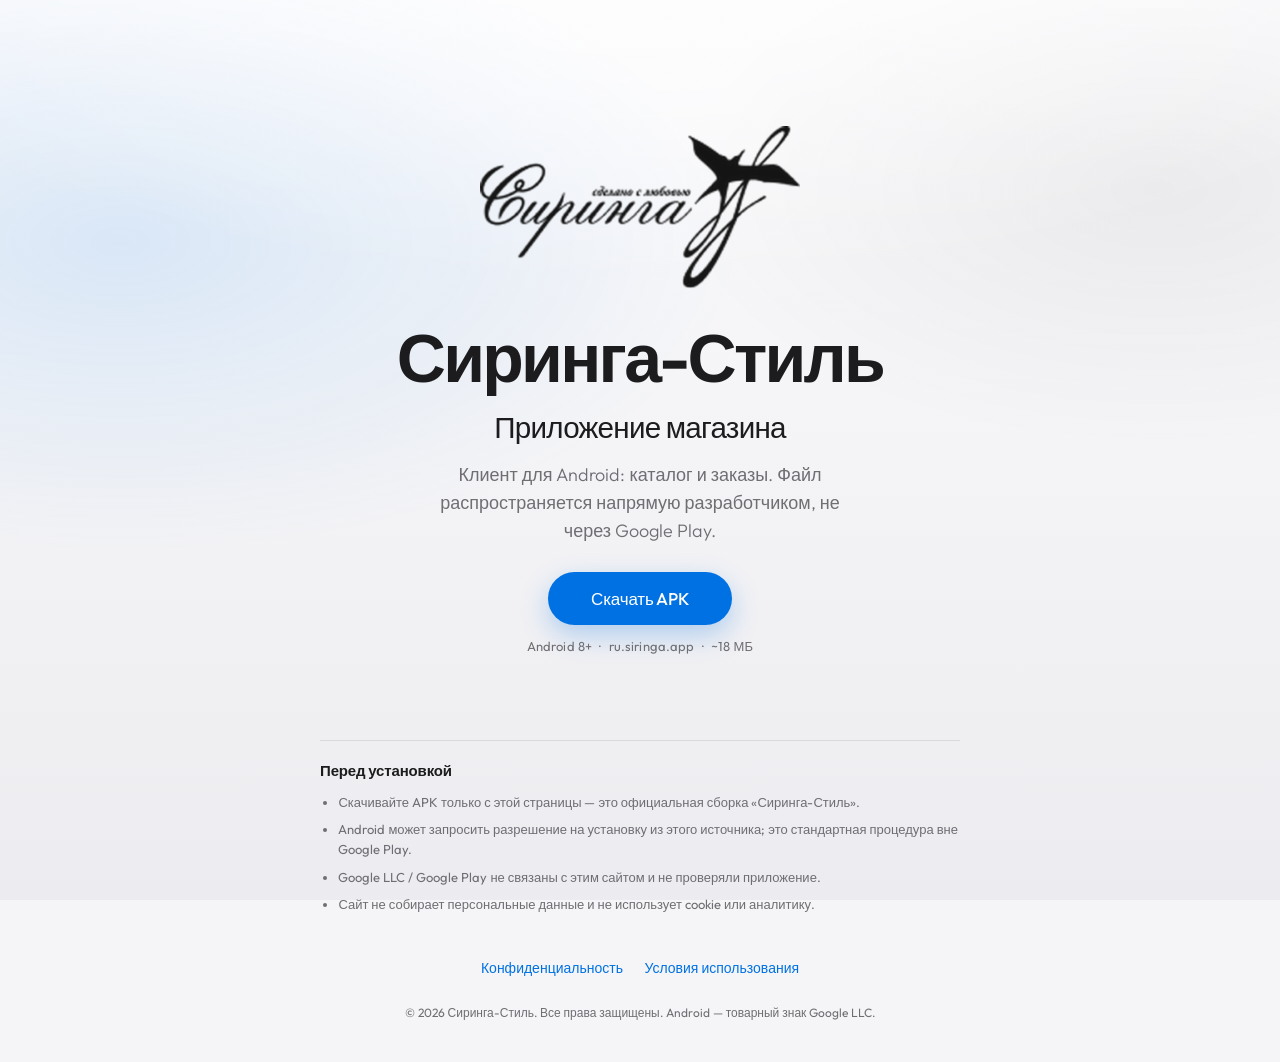
<file: index.html>
<!DOCTYPE html>
<html lang="ru">
<head>
  <meta charset="UTF-8" />
  <meta name="viewport" content="width=device-width, initial-scale=1, viewport-fit=cover" />
  <meta name="description" content="Официальная страница скачивания приложения Сиринга-Стиль для Android." />
  <meta name="robots" content="index,follow" />
  <meta name="theme-color" content="#f5f5f7" />
  <meta name="color-scheme" content="light" />
  <meta name="format-detection" content="telephone=no" />
  <title>Сиринга-Стиль — скачать приложение</title>
  <link rel="icon" href="assets/icon.webp" type="image/webp" sizes="72x72" />
  <link rel="icon" href="assets/icon.png" type="image/png" sizes="72x72" />
  <link rel="apple-touch-icon" href="assets/icon.png" />
  <link rel="preconnect" href="https://fonts.googleapis.com" />
  <link rel="preconnect" href="https://fonts.gstatic.com" crossorigin />
  <link href="https://fonts.googleapis.com/css2?family=Outfit:wght@300;400;500;600;700&display=swap" rel="stylesheet" />
  <link rel="stylesheet" href="styles.css" />
</head>
<body>
  <div class="atmosphere" aria-hidden="true"></div>

  <main class="hero">
    <div class="hero__visual reveal-fade reveal--delay-1">
      <img
        class="hero__logo"
        src="assets/logo_siringa_hq.png"
        alt="Сиринга"
        width="768"
        height="392"
        decoding="async"
      />
    </div>

    <div class="hero__copy">
      <p class="brand reveal">Сиринга-Стиль</p>
      <h1 class="headline reveal reveal--delay-2">Приложение магазина</h1>
      <p class="lede reveal reveal--delay-3">
        Клиент для Android: каталог и заказы. Файл распространяется напрямую разработчиком, не через Google&nbsp;Play.
      </p>
      <div class="cta reveal reveal--delay-4">
        <a
          class="btn"
          href="assets/siringapp.apk"
          download="siringapp.apk"
          type="application/vnd.android.package-archive"
        >
          Скачать APK
        </a>
        <span class="meta">
          <span>Android&nbsp;8+</span>
          <span class="meta__dot" aria-hidden="true">·</span>
          <span class="meta__pkg">ru.siringa.app</span>
          <span class="meta__dot" aria-hidden="true">·</span>
          <span>~18&nbsp;МБ</span>
        </span>
      </div>
    </div>
  </main>

  <section class="notice reveal reveal--delay-5" aria-label="Важная информация">
    <h2 class="notice__title">Перед установкой</h2>
    <ul class="notice__list">
      <li>Скачивайте APK только с этой страницы — это официальная сборка «Сиринга-Стиль».</li>
      <li>Android может запросить разрешение на установку из этого источника; это стандартная процедура вне Google&nbsp;Play.</li>
      <li>Google LLC / Google&nbsp;Play не связаны с этим сайтом и не проверяли приложение.</li>
      <li>Сайт не собирает персональные данные и не использует cookie или аналитику.</li>
    </ul>
  </section>

  <footer class="footer reveal reveal--delay-5">
    <nav class="footer__nav" aria-label="Юридическая информация">
      <a href="privacy.html">Конфиденциальность</a>
      <a href="terms.html">Условия использования</a>
    </nav>
    <p>
      © <span id="year">2026</span> Сиринга-Стиль. Все права защищены.
      Android — товарный знак Google&nbsp;LLC.
    </p>
  </footer>

  <script>
    document.getElementById("year").textContent = String(new Date().getFullYear());
  </script>
</body>
</html>
</file>
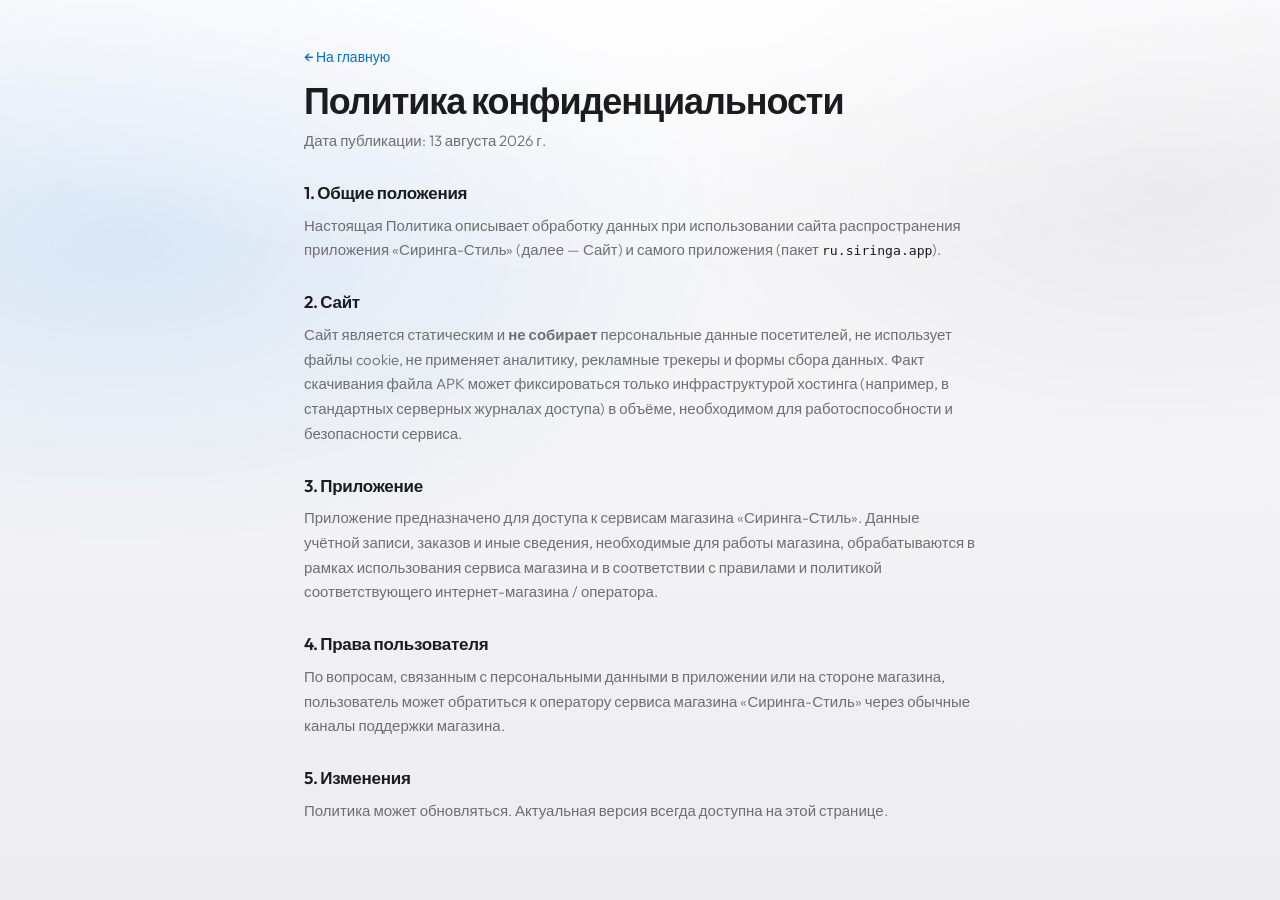
<file: privacy.html>
<!DOCTYPE html>
<html lang="ru">
<head>
  <meta charset="UTF-8" />
  <meta name="viewport" content="width=device-width, initial-scale=1, viewport-fit=cover" />
  <meta name="theme-color" content="#f5f5f7" />
  <meta name="color-scheme" content="light" />
  <title>Политика конфиденциальности — Сиринга-Стиль</title>
  <link rel="icon" href="assets/icon.webp" type="image/webp" sizes="72x72" />
  <link rel="icon" href="assets/icon.png" type="image/png" sizes="72x72" />
  <link rel="preconnect" href="https://fonts.googleapis.com" />
  <link rel="preconnect" href="https://fonts.gstatic.com" crossorigin />
  <link href="https://fonts.googleapis.com/css2?family=Outfit:wght@300;400;500;600&display=swap" rel="stylesheet" />
  <link rel="stylesheet" href="styles.css" />
</head>
<body class="legal-page">
  <div class="atmosphere" aria-hidden="true"></div>
  <article class="legal">
    <p class="legal__back"><a href="index.html">← На главную</a></p>
    <h1>Политика конфиденциальности</h1>
    <p class="legal__updated">Дата публикации: 13 августа 2026 г.</p>

    <h2>1. Общие положения</h2>
    <p>
      Настоящая Политика описывает обработку данных при использовании сайта
      распространения приложения «Сиринга-Стиль» (далее — Сайт) и самого приложения
      (пакет <code>ru.siringa.app</code>).
    </p>

    <h2>2. Сайт</h2>
    <p>
      Сайт является статическим и <strong>не собирает</strong> персональные данные посетителей,
      не использует файлы cookie, не применяет аналитику, рекламные трекеры и формы сбора данных.
      Факт скачивания файла APK может фиксироваться только инфраструктурой хостинга
      (например, в стандартных серверных журналах доступа) в объёме, необходимом для
      работоспособности и безопасности сервиса.
    </p>

    <h2>3. Приложение</h2>
    <p>
      Приложение предназначено для доступа к сервисам магазина «Сиринга-Стиль».
      Данные учётной записи, заказов и иные сведения, необходимые для работы магазина,
      обрабатываются в рамках использования сервиса магазина и в соответствии с правилами
      и политикой соответствующего интернет-магазина / оператора.
    </p>

    <h2>4. Права пользователя</h2>
    <p>
      По вопросам, связанным с персональными данными в приложении или на стороне магазина,
      пользователь может обратиться к оператору сервиса магазина «Сиринга-Стиль»
      через обычные каналы поддержки магазина.
    </p>

    <h2>5. Изменения</h2>
    <p>
      Политика может обновляться. Актуальная версия всегда доступна на этой странице.
    </p>
  </article>
</body>
</html>
</file>
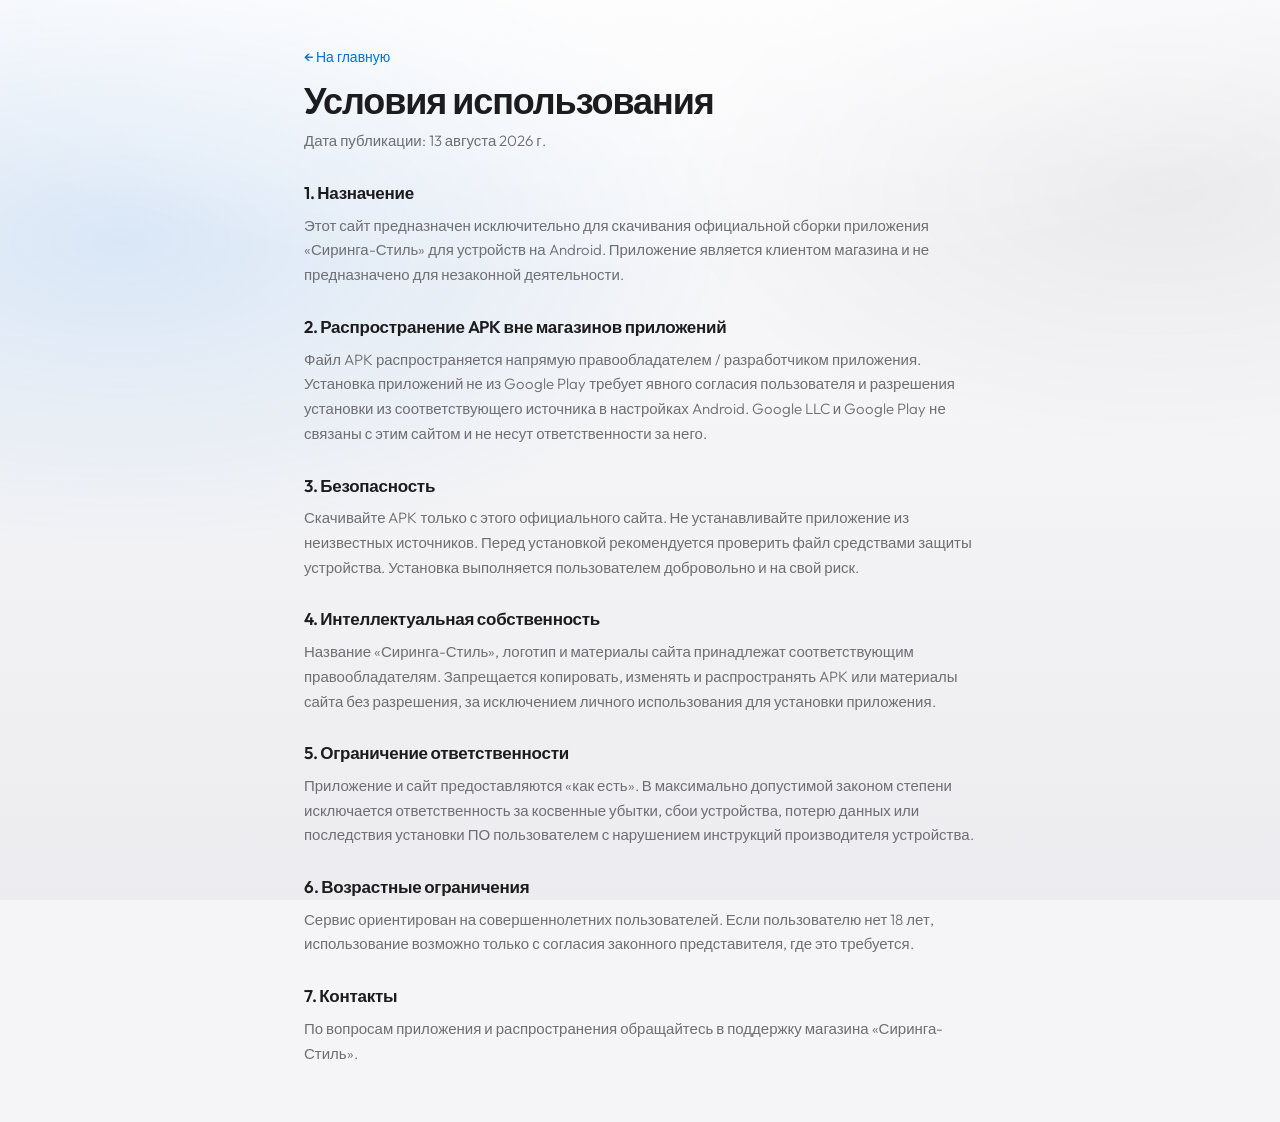
<file: terms.html>
<!DOCTYPE html>
<html lang="ru">
<head>
  <meta charset="UTF-8" />
  <meta name="viewport" content="width=device-width, initial-scale=1, viewport-fit=cover" />
  <meta name="theme-color" content="#f5f5f7" />
  <meta name="color-scheme" content="light" />
  <title>Условия использования — Сиринга-Стиль</title>
  <link rel="icon" href="assets/icon.webp" type="image/webp" sizes="72x72" />
  <link rel="icon" href="assets/icon.png" type="image/png" sizes="72x72" />
  <link rel="preconnect" href="https://fonts.googleapis.com" />
  <link rel="preconnect" href="https://fonts.gstatic.com" crossorigin />
  <link href="https://fonts.googleapis.com/css2?family=Outfit:wght@300;400;500;600&display=swap" rel="stylesheet" />
  <link rel="stylesheet" href="styles.css" />
</head>
<body class="legal-page">
  <div class="atmosphere" aria-hidden="true"></div>
  <article class="legal">
    <p class="legal__back"><a href="index.html">← На главную</a></p>
    <h1>Условия использования</h1>
    <p class="legal__updated">Дата публикации: 13 августа 2026 г.</p>

    <h2>1. Назначение</h2>
    <p>
      Этот сайт предназначен исключительно для скачивания официальной сборки приложения
      «Сиринга-Стиль» для устройств на Android. Приложение является клиентом магазина
      и не предназначено для незаконной деятельности.
    </p>

    <h2>2. Распространение APK вне магазинов приложений</h2>
    <p>
      Файл APK распространяется напрямую правообладателем / разработчиком приложения.
      Установка приложений не из Google Play требует явного согласия пользователя
      и разрешения установки из соответствующего источника в настройках Android.
      Google LLC и Google Play не связаны с этим сайтом и не несут ответственности за него.
    </p>

    <h2>3. Безопасность</h2>
    <p>
      Скачивайте APK только с этого официального сайта. Не устанавливайте приложение
      из неизвестных источников. Перед установкой рекомендуется проверить файл средствами
      защиты устройства. Установка выполняется пользователем добровольно и на свой риск.
    </p>

    <h2>4. Интеллектуальная собственность</h2>
    <p>
      Название «Сиринга-Стиль», логотип и материалы сайта принадлежат соответствующим
      правообладателям. Запрещается копировать, изменять и распространять APK или материалы
      сайта без разрешения, за исключением личного использования для установки приложения.
    </p>

    <h2>5. Ограничение ответственности</h2>
    <p>
      Приложение и сайт предоставляются «как есть». В максимально допустимой законом степени
      исключается ответственность за косвенные убытки, сбои устройства, потерю данных или
      последствия установки ПО пользователем с нарушением инструкций производителя устройства.
    </p>

    <h2>6. Возрастные ограничения</h2>
    <p>
      Сервис ориентирован на совершеннолетних пользователей. Если пользователю нет 18 лет,
      использование возможно только с согласия законного представителя, где это требуется.
    </p>

    <h2>7. Контакты</h2>
    <p>
      По вопросам приложения и распространения обращайтесь в поддержку магазина «Сиринга-Стиль».
    </p>
  </article>
</body>
</html>
</file>
<file: styles.css>
:root {
  --bg: #f5f5f7;
  --ink: #1c1c1e;
  --muted: #6e6e73;
  --accent: #0071e3;
  --accent-hover: #0077ed;
  --glow-a: rgba(0, 113, 227, 0.12);
  --glow-b: rgba(28, 28, 30, 0.06);
  --font: "Outfit", "Segoe UI", sans-serif;
  --page-pad-x: clamp(1rem, 4vw, 1.5rem);
  --safe-top: env(safe-area-inset-top, 0px);
  --safe-right: env(safe-area-inset-right, 0px);
  --safe-bottom: env(safe-area-inset-bottom, 0px);
  --safe-left: env(safe-area-inset-left, 0px);
}

*,
*::before,
*::after {
  box-sizing: border-box;
}

html {
  margin: 0;
  min-height: 100%;
  -webkit-text-size-adjust: 100%;
  text-size-adjust: 100%;
  scroll-behavior: smooth;
}

body {
  margin: 0;
  min-height: 100%;
  min-height: 100dvh;
  font-family: var(--font);
  color: var(--ink);
  background: var(--bg);
  -webkit-font-smoothing: antialiased;
  text-rendering: optimizeLegibility;
  overflow-x: clip;
  padding-left: var(--safe-left);
  padding-right: var(--safe-right);
}

img,
svg {
  max-width: 100%;
  height: auto;
}

.atmosphere {
  position: fixed;
  inset: 0;
  z-index: 0;
  pointer-events: none;
  overflow: hidden;
  background:
    radial-gradient(120% 80% at 50% -10%, #ffffff 0%, transparent 55%),
    radial-gradient(70% 50% at 15% 30%, var(--glow-a) 0%, transparent 60%),
    radial-gradient(60% 45% at 85% 25%, var(--glow-b) 0%, transparent 55%),
    linear-gradient(180deg, #fbfbfd 0%, #f5f5f7 45%, #ebebef 100%);
}

.atmosphere::after {
  content: "";
  position: absolute;
  inset: -8%;
  background: inherit;
  animation: atmosphere-shift 14s ease-in-out infinite alternate;
}

@keyframes atmosphere-shift {
  from {
    transform: scale(1);
    opacity: 1;
  }
  to {
    transform: scale(1.04);
    opacity: 0.92;
  }
}

.hero {
  position: relative;
  z-index: 1;
  min-height: calc(100vh - 10rem);
  min-height: calc(100dvh - 10rem);
  display: flex;
  flex-direction: column;
  align-items: center;
  justify-content: center;
  text-align: center;
  padding:
    calc(clamp(3rem, 9vh, 6.5rem) + var(--safe-top))
    var(--page-pad-x)
    2.5rem;
  gap: clamp(1.25rem, 3.5vh, 2.75rem);
}

.hero__visual {
  /* Keep display width under ~half of HQ raster so strokes stay readable */
  width: min(72vw, 300px);
  max-width: 100%;
}

.hero__logo {
  display: block;
  width: 100%;
  height: auto;
  -webkit-user-drag: none;
  user-select: none;
}

.hero__copy {
  width: min(36rem, 100%);
  max-width: 100%;
  display: flex;
  flex-direction: column;
  align-items: center;
}

.brand {
  margin: 0 0 0.85rem;
  max-width: 100%;
  font-size: clamp(1.85rem, 8vw, 4.25rem);
  font-weight: 600;
  letter-spacing: -0.04em;
  line-height: 1.08;
  overflow-wrap: anywhere;
  hyphens: auto;
}

.headline {
  margin: 0 0 0.9rem;
  max-width: 22ch;
  font-size: clamp(1.2rem, 4.2vw, 1.85rem);
  font-weight: 400;
  letter-spacing: -0.025em;
  line-height: 1.3;
  color: var(--ink);
  text-wrap: balance;
}

.lede {
  margin: 0 0 1.75rem;
  width: min(30rem, 100%);
  font-size: clamp(0.95rem, 3.4vw, 1.125rem);
  font-weight: 300;
  line-height: 1.55;
  color: var(--muted);
  text-wrap: pretty;
}

.cta {
  display: flex;
  flex-direction: column;
  align-items: center;
  gap: 0.75rem;
  width: min(20rem, 100%);
}

.btn {
  display: inline-flex;
  align-items: center;
  justify-content: center;
  width: auto;
  min-width: min(11.5rem, 100%);
  min-height: 3rem;
  padding: 0.95rem 1.75rem;
  border-radius: 980px;
  background: var(--accent);
  color: #fff;
  font-size: 1.0625rem;
  font-weight: 500;
  letter-spacing: -0.01em;
  text-decoration: none;
  transition: background 0.2s ease, transform 0.2s ease, box-shadow 0.2s ease;
  box-shadow: 0 10px 28px rgba(0, 113, 227, 0.28);
  -webkit-tap-highlight-color: transparent;
  touch-action: manipulation;
}

.btn:hover {
  background: var(--accent-hover);
  transform: translateY(-1px);
  box-shadow: 0 14px 32px rgba(0, 113, 227, 0.34);
}

.btn:active {
  transform: translateY(0);
}

.meta {
  display: flex;
  flex-wrap: wrap;
  justify-content: center;
  align-items: center;
  gap: 0.25rem 0.45rem;
  max-width: 100%;
  font-size: 0.8125rem;
  font-weight: 400;
  color: var(--muted);
  letter-spacing: 0.01em;
  line-height: 1.4;
}

.meta__pkg {
  font-variant-ligatures: none;
  overflow-wrap: anywhere;
}

.notice {
  position: relative;
  z-index: 1;
  width: min(40rem, calc(100% - (var(--page-pad-x) * 2)));
  margin: 0 auto 2rem;
  padding: 1.25rem 0 0;
  text-align: left;
  border-top: 1px solid rgba(60, 60, 67, 0.12);
}

.notice__title {
  margin: 0 0 0.75rem;
  font-size: 0.9375rem;
  font-weight: 600;
  letter-spacing: -0.01em;
}

.notice__list {
  margin: 0;
  padding-left: 1.15rem;
  color: var(--muted);
  font-size: 0.8125rem;
  line-height: 1.55;
}

.notice__list li + li {
  margin-top: 0.45rem;
}

.footer {
  position: relative;
  z-index: 1;
  padding: 0 var(--page-pad-x) calc(2.5rem + var(--safe-bottom));
  text-align: center;
}

.footer__nav {
  display: flex;
  justify-content: center;
  flex-wrap: wrap;
  gap: 0.85rem 1.35rem;
  margin-bottom: 0.85rem;
}

.footer__nav a,
.legal a {
  color: var(--accent);
  text-decoration: none;
  font-size: 0.875rem;
  font-weight: 500;
  min-height: 2.75rem;
  display: inline-flex;
  align-items: center;
  -webkit-tap-highlight-color: transparent;
}

.footer__nav a:hover,
.legal a:hover {
  text-decoration: underline;
}

.footer p {
  margin: 0 auto;
  max-width: 36rem;
  font-size: 0.75rem;
  color: var(--muted);
  line-height: 1.5;
}

.legal-page {
  min-height: 100vh;
  min-height: 100dvh;
}

.legal {
  position: relative;
  z-index: 1;
  width: min(42rem, calc(100% - (var(--page-pad-x) * 2)));
  margin: 0 auto;
  padding:
    calc(2.25rem + var(--safe-top))
    0
    calc(3.5rem + var(--safe-bottom));
}

.legal__back {
  margin: 0 0 1.5rem;
}

.legal__back a {
  min-height: 2.75rem;
}

.legal h1 {
  margin: 0 0 0.5rem;
  font-size: clamp(1.55rem, 6vw, 2.25rem);
  font-weight: 600;
  letter-spacing: -0.03em;
  line-height: 1.15;
  text-wrap: balance;
}

.legal__updated {
  margin: 0 0 2rem;
  color: var(--muted);
  font-size: 0.875rem;
}

.legal h2 {
  margin: 1.75rem 0 0.6rem;
  font-size: clamp(1rem, 3.5vw, 1.0625rem);
  font-weight: 600;
  letter-spacing: -0.015em;
}

.legal p {
  margin: 0;
  color: var(--muted);
  font-size: clamp(0.9rem, 3.2vw, 0.9375rem);
  font-weight: 300;
  line-height: 1.65;
  overflow-wrap: break-word;
}

.legal code {
  font-size: 0.875em;
  color: var(--ink);
  word-break: break-all;
}

.reveal {
  opacity: 0;
  transform: translateY(18px);
  animation: rise-in 0.9s cubic-bezier(0.22, 1, 0.36, 1) forwards;
}

.reveal-fade {
  opacity: 0;
  animation: fade-in 0.9s cubic-bezier(0.22, 1, 0.36, 1) forwards;
}

.reveal--delay-1 { animation-delay: 0.08s; }
.reveal--delay-2 { animation-delay: 0.22s; }
.reveal--delay-3 { animation-delay: 0.34s; }
.reveal--delay-4 { animation-delay: 0.46s; }
.reveal--delay-5 { animation-delay: 0.6s; }

@keyframes rise-in {
  to {
    opacity: 1;
    transform: translateY(0);
  }
}

@keyframes fade-in {
  to {
    opacity: 1;
  }
}

@media (prefers-reduced-motion: reduce) {
  .atmosphere::after,
  .reveal,
  .reveal-fade {
    animation: none !important;
  }

  .reveal,
  .reveal-fade {
    opacity: 1;
    transform: none;
  }

  .btn {
    transition: none;
  }

  html {
    scroll-behavior: auto;
  }
}

/* Phones */
@media (max-width: 640px) {
  .hero {
    min-height: auto;
    justify-content: flex-start;
    padding-top: calc(2.5rem + var(--safe-top));
    padding-bottom: 1.75rem;
    gap: 1.25rem;
  }

  .hero__visual {
    width: min(78vw, 260px);
  }

  .lede {
    margin-bottom: 1.35rem;
  }

  .cta {
    width: 100%;
  }

  .btn {
    width: 100%;
    max-width: 22rem;
    min-height: 3.25rem;
    font-size: 1.0625rem;
  }

  .meta {
    font-size: 0.75rem;
  }

  .meta__dot {
    display: none;
  }

  .meta span {
    position: relative;
  }

  .meta span:not(:last-child)::after {
    content: "·";
    margin-left: 0.45rem;
    color: var(--muted);
  }

  .notice {
    margin-bottom: 1.5rem;
    padding-top: 1.1rem;
  }

  .notice__list {
    font-size: 0.8rem;
  }

  .footer {
    padding-bottom: calc(1.75rem + var(--safe-bottom));
  }

  .footer__nav {
    gap: 0.35rem 1rem;
  }

  .legal {
    padding-top: calc(1.75rem + var(--safe-top));
  }
}

/* Very small phones */
@media (max-width: 380px) {
  .brand {
    font-size: clamp(1.65rem, 9.5vw, 2.1rem);
  }

  .headline {
    max-width: none;
    font-size: 1.125rem;
  }

  .hero__visual {
    width: min(82vw, 220px);
  }

  .btn {
    padding-inline: 1.25rem;
  }
}

/* Short landscape phones / small height */
@media (max-height: 700px) and (orientation: landscape) {
  .hero {
    min-height: auto;
    padding-top: calc(1.5rem + var(--safe-top));
    padding-bottom: 1.25rem;
    gap: 1rem;
  }

  .hero__visual {
    width: min(34vw, 220px);
  }

  .brand {
    margin-bottom: 0.45rem;
    font-size: clamp(1.6rem, 5vw, 2.4rem);
  }

  .headline {
    margin-bottom: 0.5rem;
  }

  .lede {
    margin-bottom: 1rem;
  }

  .atmosphere::after {
    animation: none;
  }
}

/* Tablets and up keep denser hero */
@media (min-width: 768px) {
  .hero__copy {
    max-width: 38rem;
  }
}

/* Large screens */
@media (min-width: 1200px) {
  .hero__visual {
    width: min(28vw, 320px);
  }
}

/* Touch devices: avoid sticky hover lift */
@media (hover: none) {
  .btn:hover {
    transform: none;
    box-shadow: 0 10px 28px rgba(0, 113, 227, 0.28);
  }

  .btn:active {
    background: var(--accent-hover);
  }
}

/* Reduce motion / battery cost on small screens */
@media (max-width: 640px) {
  .atmosphere::after {
    animation: none;
  }
}
</file>
